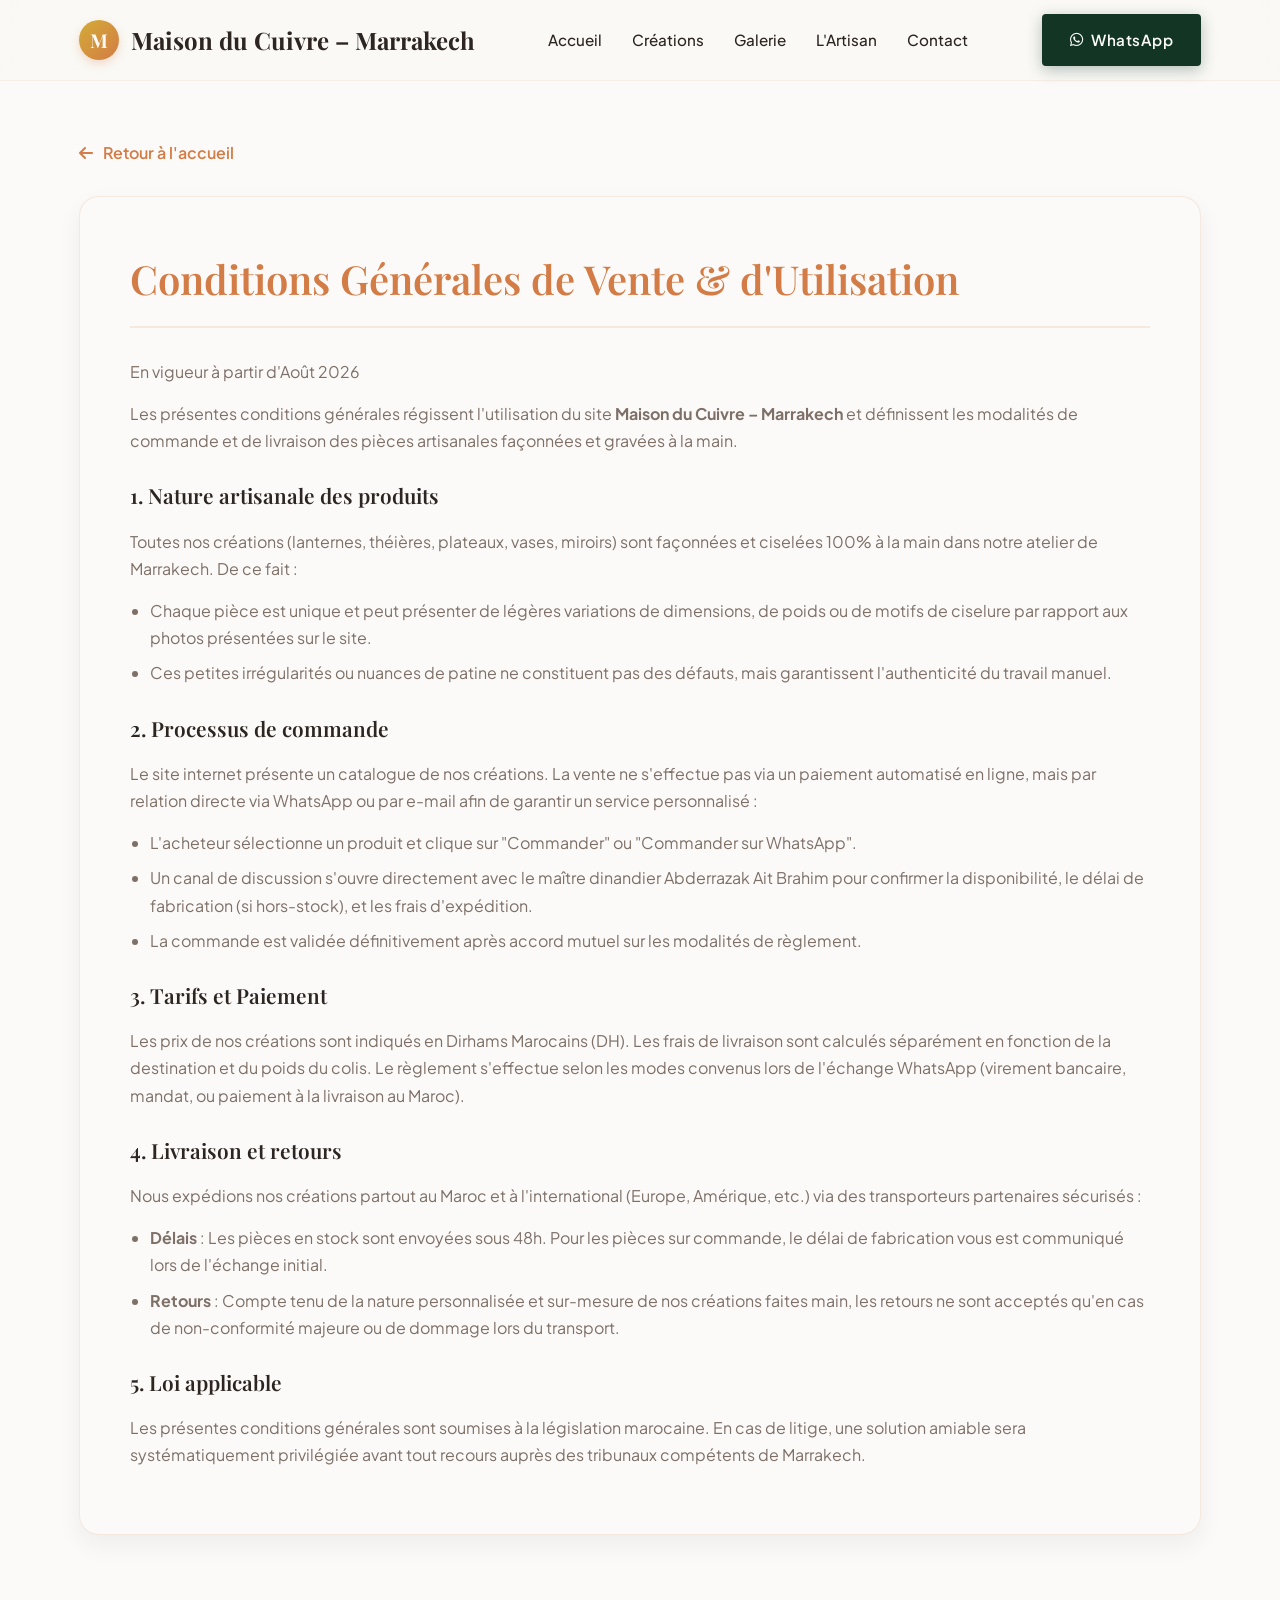
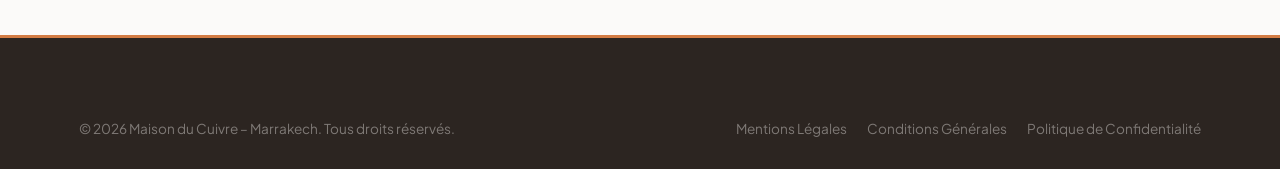
<file: conditions-generales.html>
<!DOCTYPE html>
<html lang="fr">
<head>
    <meta charset="UTF-8">
    <meta name="viewport" content="width=device-width, initial-scale=1.0">
    <title>Conditions Générales - Maison du Cuivre – Marrakech</title>
    <!-- Google Fonts -->
    <link rel="preconnect" href="https://fonts.googleapis.com">
    <link rel="preconnect" href="https://fonts.gstatic.com" crossorigin>
    <!-- FontAwesome -->
    <link rel="stylesheet" href="https://cdnjs.cloudflare.com/ajax/libs/font-awesome/6.4.0/css/all.min.css">
    <!-- Custom CSS -->
    <link rel="stylesheet" href="styles.css">
    <style>
        .legal-section {
            padding: 140px 0 100px 0;
            background-color: var(--bg-primary);
        }
        .legal-card {
            background-color: var(--bg-primary);
            border: 1px solid rgba(210, 125, 70, 0.15);
            border-radius: var(--border-radius-lg);
            padding: 50px;
            box-shadow: var(--shadow-md);
        }
        .legal-card h1 {
            font-size: 2.5rem;
            color: var(--color-copper);
            margin-bottom: 30px;
            font-family: var(--font-heading);
            border-bottom: 2px solid var(--color-copper-alpha);
            padding-bottom: 15px;
        }
        .legal-card h3 {
            font-size: 1.3rem;
            color: var(--text-main);
            margin: 25px 0 15px 0;
            font-family: var(--font-heading);
        }
        .legal-card p, .legal-card ul {
            color: var(--text-muted);
            font-size: 1rem;
            margin-bottom: 15px;
            line-height: 1.7;
        }
        .legal-card ul {
            padding-left: 20px;
        }
        .legal-card li {
            margin-bottom: 8px;
        }
        .back-home {
            display: inline-flex;
            align-items: center;
            gap: 10px;
            color: var(--color-copper);
            font-weight: 600;
            margin-bottom: 30px;
            transition: var(--transition-fast);
        }
        .back-home:hover {
            color: var(--color-copper-dark);
            transform: translateX(-5px);
        }
    </style>
</head>
<body class="bg-textured">

    <!-- HEADER / NAVIGATION -->
    <header>
        <div class="container header-container">
            <a href="index.html" class="logo">
                <div class="logo-icon">M</div>
                <span>Maison du Cuivre – Marrakech</span>
            </a>
            <nav>
                <ul class="nav-links">
                    <li><a href="index.html#accueil">Accueil</a></li>
                    <li><a href="index.html#produits">Créations</a></li>
                    <li><a href="index.html#galerie">Galerie</a></li>
                    <li><a href="index.html#a-propos">L'Artisan</a></li>
                    <li><a href="index.html#contact">Contact</a></li>
                </ul>
            </nav>
            <div class="nav-actions">
                <a href="https://wa.me/212670190161" target="_blank" class="btn btn-green btn-sm">
                    <i class="fa-brands fa-whatsapp"></i> WhatsApp
                </a>
            </div>
        </div>
    </header>

    <!-- LEGAL CONTENT -->
    <section class="legal-section">
        <div class="container">
            <a href="index.html" class="back-home"><i class="fa-solid fa-arrow-left"></i> Retour à l'accueil</a>
            
            <div class="legal-card">
                <h1>Conditions Générales de Vente & d'Utilisation</h1>
                <p>En vigueur à partir d'Août 2026</p>
                <p>
                    Les présentes conditions générales régissent l'utilisation du site <strong>Maison du Cuivre – Marrakech</strong> et définissent les modalités de commande et de livraison des pièces artisanales façonnées et gravées à la main.
                </p>

                <h3>1. Nature artisanale des produits</h3>
                <p>
                    Toutes nos créations (lanternes, théières, plateaux, vases, miroirs) sont façonnées et ciselées 100% à la main dans notre atelier de Marrakech. De ce fait :
                </p>
                <ul>
                    <li>Chaque pièce est unique et peut présenter de légères variations de dimensions, de poids ou de motifs de ciselure par rapport aux photos présentées sur le site.</li>
                    <li>Ces petites irrégularités ou nuances de patine ne constituent pas des défauts, mais garantissent l'authenticité du travail manuel.</li>
                </ul>

                <h3>2. Processus de commande</h3>
                <p>
                    Le site internet présente un catalogue de nos créations. La vente ne s'effectue pas via un paiement automatisé en ligne, mais par relation directe via WhatsApp ou par e-mail afin de garantir un service personnalisé :
                </p>
                <ul>
                    <li>L'acheteur sélectionne un produit et clique sur "Commander" ou "Commander sur WhatsApp".</li>
                    <li>Un canal de discussion s'ouvre directement avec le maître dinandier Abderrazak Ait Brahim pour confirmer la disponibilité, le délai de fabrication (si hors-stock), et les frais d'expédition.</li>
                    <li>La commande est validée définitivement après accord mutuel sur les modalités de règlement.</li>
                </ul>

                <h3>3. Tarifs et Paiement</h3>
                <p>
                    Les prix de nos créations sont indiqués en Dirhams Marocains (DH). Les frais de livraison sont calculés séparément en fonction de la destination et du poids du colis. Le règlement s'effectue selon les modes convenus lors de l'échange WhatsApp (virement bancaire, mandat, ou paiement à la livraison au Maroc).
                </p>

                <h3>4. Livraison et retours</h3>
                <p>
                    Nous expédions nos créations partout au Maroc et à l'international (Europe, Amérique, etc.) via des transporteurs partenaires sécurisés :
                </p>
                <ul>
                    <li><strong>Délais</strong> : Les pièces en stock sont envoyées sous 48h. Pour les pièces sur commande, le délai de fabrication vous est communiqué lors de l'échange initial.</li>
                    <li><strong>Retours</strong> : Compte tenu de la nature personnalisée et sur-mesure de nos créations faites main, les retours ne sont acceptés qu'en cas de non-conformité majeure ou de dommage lors du transport.</li>
                </ul>

                <h3>5. Loi applicable</h3>
                <p>
                    Les présentes conditions générales sont soumises à la législation marocaine. En cas de litige, une solution amiable sera systématiquement privilégiée avant tout recours auprès des tribunaux compétents de Marrakech.
                </p>
            </div>
        </div>
    </section>

    <!-- FOOTER -->
    <footer>
        <div class="container footer-bottom" style="border-top: none; padding-top: 0;">
            <p>&copy; 2026 Maison du Cuivre – Marrakech. Tous droits réservés.</p>
            <div class="footer-bottom-links">
                <a href="mentions-legales.html">Mentions Légales</a>
                <a href="conditions-generales.html">Conditions Générales</a>
                <a href="politique-confidentialite.html">Politique de Confidentialité</a>
            </div>
        </div>
    </footer>

</body>
</html>
</file>
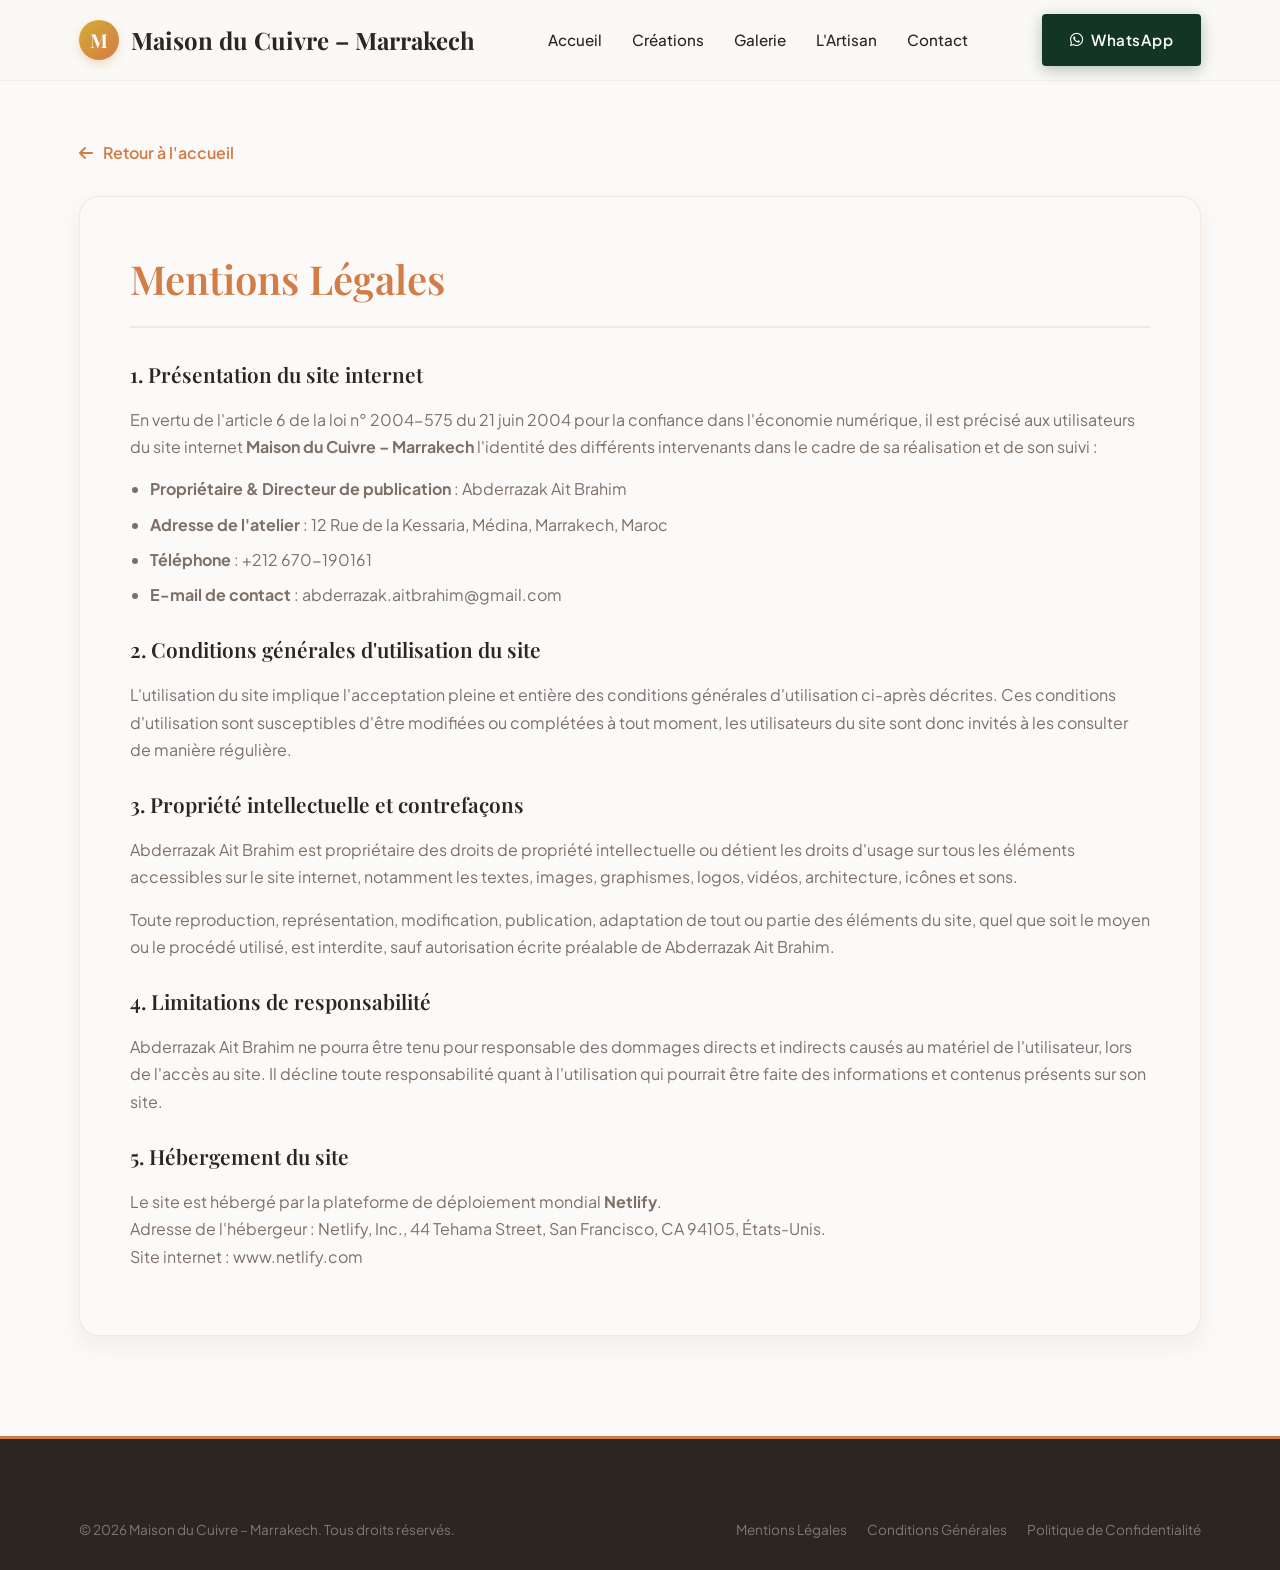
<file: mentions-legales.html>
<!DOCTYPE html>
<html lang="fr">
<head>
    <meta charset="UTF-8">
    <meta name="viewport" content="width=device-width, initial-scale=1.0">
    <title>Mentions Légales - Maison du Cuivre – Marrakech</title>
    <!-- Google Fonts -->
    <link rel="preconnect" href="https://fonts.googleapis.com">
    <link rel="preconnect" href="https://fonts.gstatic.com" crossorigin>
    <!-- FontAwesome -->
    <link rel="stylesheet" href="https://cdnjs.cloudflare.com/ajax/libs/font-awesome/6.4.0/css/all.min.css">
    <!-- Custom CSS -->
    <link rel="stylesheet" href="styles.css">
    <style>
        .legal-section {
            padding: 140px 0 100px 0;
            background-color: var(--bg-primary);
        }
        .legal-card {
            background-color: var(--bg-primary);
            border: 1px solid rgba(210, 125, 70, 0.15);
            border-radius: var(--border-radius-lg);
            padding: 50px;
            box-shadow: var(--shadow-md);
        }
        .legal-card h1 {
            font-size: 2.5rem;
            color: var(--color-copper);
            margin-bottom: 30px;
            font-family: var(--font-heading);
            border-bottom: 2px solid var(--color-copper-alpha);
            padding-bottom: 15px;
        }
        .legal-card h3 {
            font-size: 1.3rem;
            color: var(--text-main);
            margin: 25px 0 15px 0;
            font-family: var(--font-heading);
        }
        .legal-card p, .legal-card ul {
            color: var(--text-muted);
            font-size: 1rem;
            margin-bottom: 15px;
            line-height: 1.7;
        }
        .legal-card ul {
            padding-left: 20px;
        }
        .legal-card li {
            margin-bottom: 8px;
        }
        .back-home {
            display: inline-flex;
            align-items: center;
            gap: 10px;
            color: var(--color-copper);
            font-weight: 600;
            margin-bottom: 30px;
            transition: var(--transition-fast);
        }
        .back-home:hover {
            color: var(--color-copper-dark);
            transform: translateX(-5px);
        }
    </style>
</head>
<body class="bg-textured">

    <!-- HEADER / NAVIGATION -->
    <header>
        <div class="container header-container">
            <a href="index.html" class="logo">
                <div class="logo-icon">M</div>
                <span>Maison du Cuivre – Marrakech</span>
            </a>
            <nav>
                <ul class="nav-links">
                    <li><a href="index.html#accueil">Accueil</a></li>
                    <li><a href="index.html#produits">Créations</a></li>
                    <li><a href="index.html#galerie">Galerie</a></li>
                    <li><a href="index.html#a-propos">L'Artisan</a></li>
                    <li><a href="index.html#contact">Contact</a></li>
                </ul>
            </nav>
            <div class="nav-actions">
                <a href="https://wa.me/212670190161" target="_blank" class="btn btn-green btn-sm">
                    <i class="fa-brands fa-whatsapp"></i> WhatsApp
                </a>
            </div>
        </div>
    </header>

    <!-- LEGAL CONTENT -->
    <section class="legal-section">
        <div class="container">
            <a href="index.html" class="back-home"><i class="fa-solid fa-arrow-left"></i> Retour à l'accueil</a>
            
            <div class="legal-card">
                <h1>Mentions Légales</h1>
                
                <h3>1. Présentation du site internet</h3>
                <p>
                    En vertu de l'article 6 de la loi n° 2004-575 du 21 juin 2004 pour la confiance dans l'économie numérique, il est précisé aux utilisateurs du site internet <strong>Maison du Cuivre – Marrakech</strong> l'identité des différents intervenants dans le cadre de sa réalisation et de son suivi :
                </p>
                <ul>
                    <li><strong>Propriétaire & Directeur de publication</strong> : Abderrazak Ait Brahim</li>
                    <li><strong>Adresse de l'atelier</strong> : 12 Rue de la Kessaria, Médina, Marrakech, Maroc</li>
                    <li><strong>Téléphone</strong> : +212 670-190161</li>
                    <li><strong>E-mail de contact</strong> : abderrazak.aitbrahim@gmail.com</li>
                </ul>

                <h3>2. Conditions générales d'utilisation du site</h3>
                <p>
                    L'utilisation du site implique l'acceptation pleine et entière des conditions générales d'utilisation ci-après décrites. Ces conditions d'utilisation sont susceptibles d'être modifiées ou complétées à tout moment, les utilisateurs du site sont donc invités à les consulter de manière régulière.
                </p>

                <h3>3. Propriété intellectuelle et contrefaçons</h3>
                <p>
                    Abderrazak Ait Brahim est propriétaire des droits de propriété intellectuelle ou détient les droits d'usage sur tous les éléments accessibles sur le site internet, notamment les textes, images, graphismes, logos, vidéos, architecture, icônes et sons.
                </p>
                <p>
                    Toute reproduction, représentation, modification, publication, adaptation de tout ou partie des éléments du site, quel que soit le moyen ou le procédé utilisé, est interdite, sauf autorisation écrite préalable de Abderrazak Ait Brahim.
                </p>

                <h3>4. Limitations de responsabilité</h3>
                <p>
                    Abderrazak Ait Brahim ne pourra être tenu pour responsable des dommages directs et indirects causés au matériel de l'utilisateur, lors de l'accès au site. Il décline toute responsabilité quant à l'utilisation qui pourrait être faite des informations et contenus présents sur son site.
                </p>

                <h3>5. Hébergement du site</h3>
                <p>
                    Le site est hébergé par la plateforme de déploiement mondial <strong>Netlify</strong>.<br>
                    Adresse de l'hébergeur : Netlify, Inc., 44 Tehama Street, San Francisco, CA 94105, États-Unis.<br>
                    Site internet : www.netlify.com
                </p>
            </div>
        </div>
    </section>

    <!-- FOOTER -->
    <footer>
        <div class="container footer-bottom" style="border-top: none; padding-top: 0;">
            <p>&copy; 2026 Maison du Cuivre – Marrakech. Tous droits réservés.</p>
            <div class="footer-bottom-links">
                <a href="mentions-legales.html">Mentions Légales</a>
                <a href="conditions-generales.html">Conditions Générales</a>
                <a href="politique-confidentialite.html">Politique de Confidentialité</a>
            </div>
        </div>
    </footer>

</body>
</html>
</file>
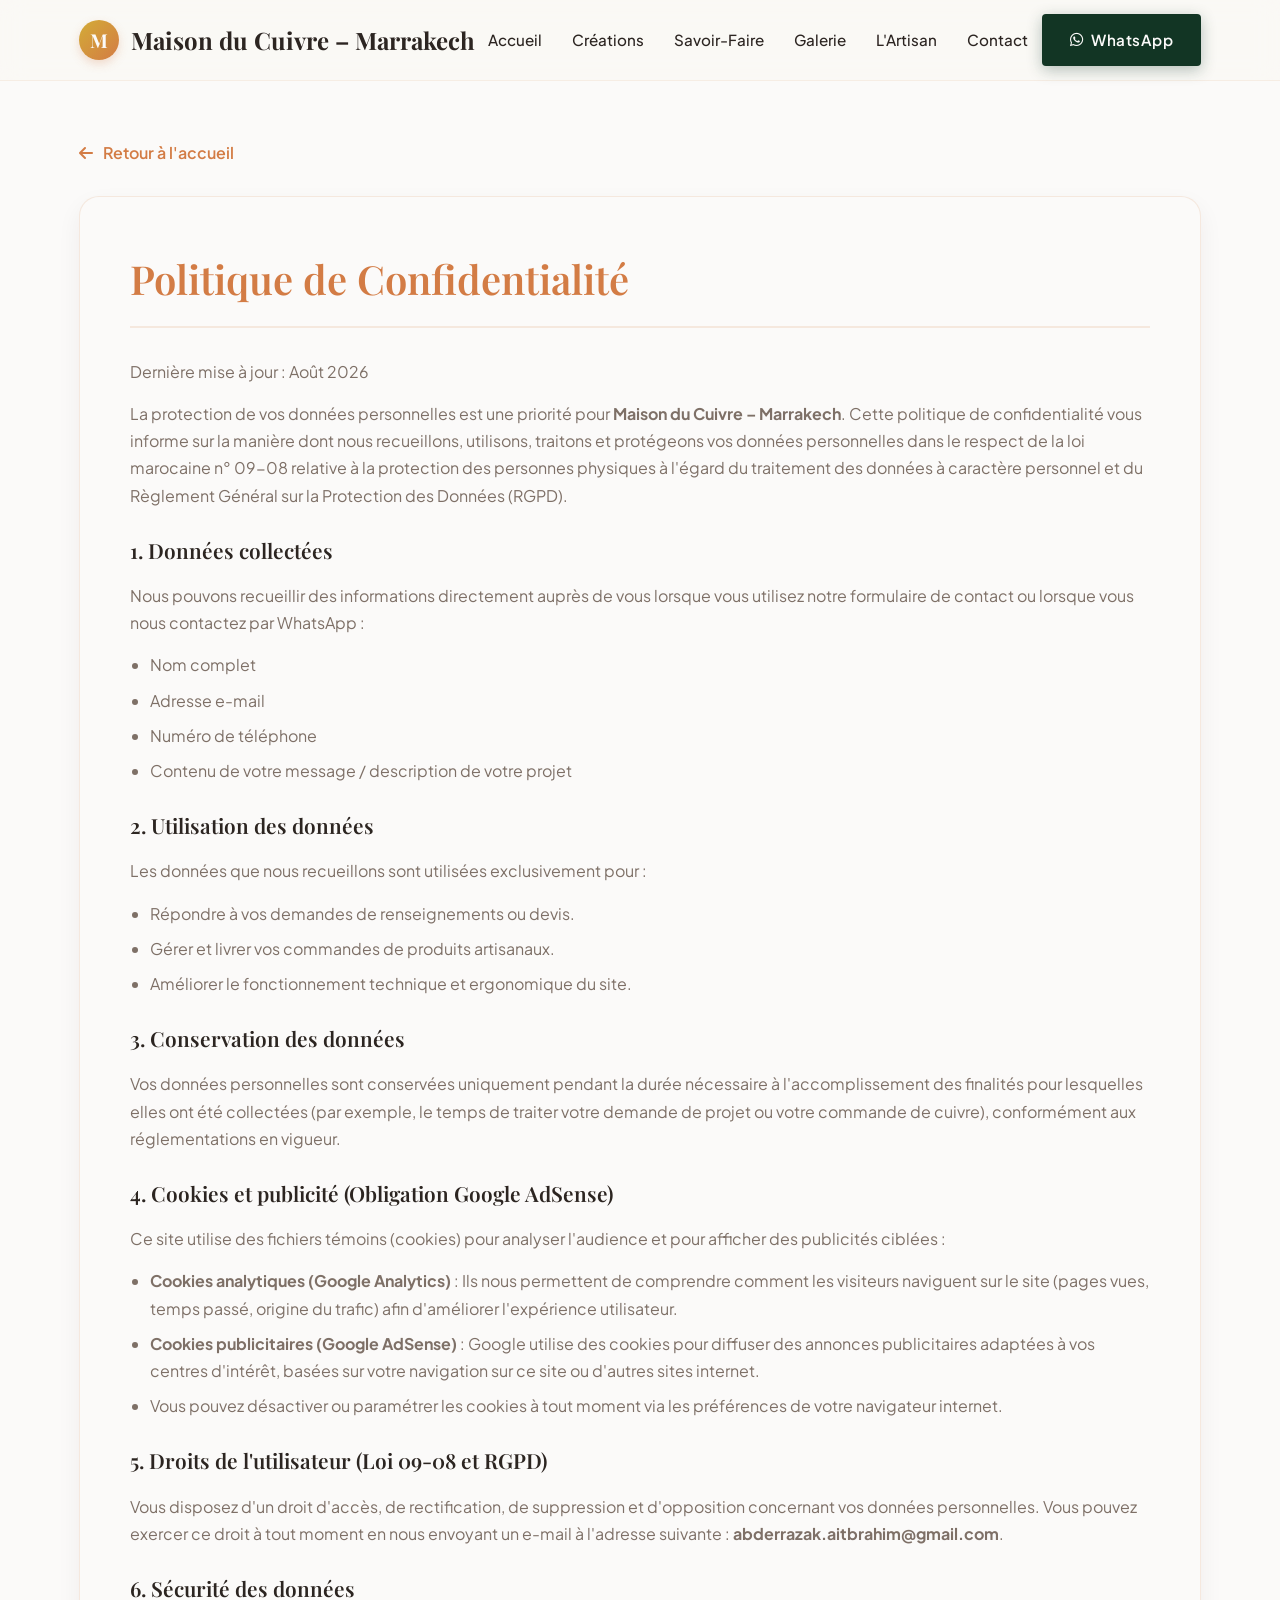
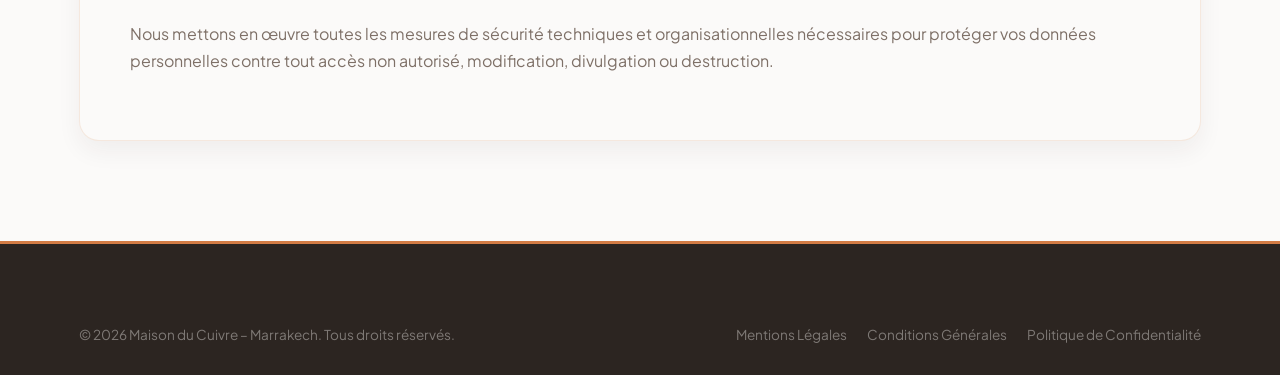
<file: politique-confidentialite.html>
<!DOCTYPE html>
<html lang="fr">

<head>
    <meta charset="UTF-8">
    <meta name="viewport" content="width=device-width, initial-scale=1.0">
    <title>Politique de Confidentialité - Maison du Cuivre – Marrakech</title>
    <!-- Google Fonts -->
    <link rel="preconnect" href="https://fonts.googleapis.com">
    <link rel="preconnect" href="https://fonts.gstatic.com" crossorigin>
    <!-- FontAwesome -->
    <link rel="stylesheet" href="https://cdnjs.cloudflare.com/ajax/libs/font-awesome/6.4.0/css/all.min.css">
    <!-- Custom CSS -->
    <link rel="stylesheet" href="styles.css">
    <style>
        .legal-section {
            padding: 140px 0 100px 0;
            background-color: var(--bg-primary);
        }

        .legal-card {
            background-color: var(--bg-primary);
            border: 1px solid rgba(210, 125, 70, 0.15);
            border-radius: var(--border-radius-lg);
            padding: 50px;
            box-shadow: var(--shadow-md);
        }

        .legal-card h1 {
            font-size: 2.5rem;
            color: var(--color-copper);
            margin-bottom: 30px;
            font-family: var(--font-heading);
            border-bottom: 2px solid var(--color-copper-alpha);
            padding-bottom: 15px;
        }

        .legal-card h3 {
            font-size: 1.3rem;
            color: var(--text-main);
            margin: 25px 0 15px 0;
            font-family: var(--font-heading);
        }

        .legal-card p,
        .legal-card ul {
            color: var(--text-muted);
            font-size: 1rem;
            margin-bottom: 15px;
            line-height: 1.7;
        }

        .legal-card ul {
            padding-left: 20px;
        }

        .legal-card li {
            margin-bottom: 8px;
        }

        .back-home {
            display: inline-flex;
            align-items: center;
            gap: 10px;
            color: var(--color-copper);
            font-weight: 600;
            margin-bottom: 30px;
            transition: var(--transition-fast);
        }

        .back-home:hover {
            color: var(--color-copper-dark);
            transform: translateX(-5px);
        }
    </style>
</head>

<body class="bg-textured">

    <!-- HEADER / NAVIGATION -->
    <header>
        <div class="container header-container">
            <a href="index.html" class="logo">
                <div class="logo-icon">M</div>
                <span>Maison du Cuivre – Marrakech</span>
            </a>
            <nav>
                <ul class="nav-links">
                    <li><a href="index.html#accueil">Accueil</a></li>
                    <li><a href="index.html#produits">Créations</a></li>
                    <li><a href="index.html#savoir-faire">Savoir-Faire</a></li>
                    <li><a href="index.html#galerie">Galerie</a></li>
                    <li><a href="index.html#a-propos">L'Artisan</a></li>
                    <li><a href="index.html#contact">Contact</a></li>
                </ul>
            </nav>
            <div class="nav-actions">
                <a href="https://wa.me/212670190161" target="_blank" class="btn btn-green btn-sm">
                    <i class="fa-brands fa-whatsapp"></i> WhatsApp
                </a>
            </div>
        </div>
    </header>

    <!-- LEGAL CONTENT -->
    <section class="legal-section">
        <div class="container">
            <a href="index.html" class="back-home"><i class="fa-solid fa-arrow-left"></i> Retour à l'accueil</a>

            <div class="legal-card">
                <h1>Politique de Confidentialité</h1>
                <p>Dernière mise à jour : Août 2026</p>
                <p>
                    La protection de vos données personnelles est une priorité pour <strong>Maison du Cuivre –
                        Marrakech</strong>. Cette politique de confidentialité vous informe sur la manière dont nous
                    recueillons, utilisons, traitons et protégeons vos données personnelles dans le respect de la loi
                    marocaine n° 09-08 relative à la protection des personnes physiques à l'égard du traitement des
                    données à caractère personnel et du Règlement Général sur la Protection des Données (RGPD).
                </p>

                <h3>1. Données collectées</h3>
                <p>Nous pouvons recueillir des informations directement auprès de vous lorsque vous utilisez notre
                    formulaire de contact ou lorsque vous nous contactez par WhatsApp :</p>
                <ul>
                    <li>Nom complet</li>
                    <li>Adresse e-mail</li>
                    <li>Numéro de téléphone</li>
                    <li>Contenu de votre message / description de votre projet</li>
                </ul>

                <h3>2. Utilisation des données</h3>
                <p>Les données que nous recueillons sont utilisées exclusivement pour :</p>
                <ul>
                    <li>Répondre à vos demandes de renseignements ou devis.</li>
                    <li>Gérer et livrer vos commandes de produits artisanaux.</li>
                    <li>Améliorer le fonctionnement technique et ergonomique du site.</li>
                </ul>

                <h3>3. Conservation des données</h3>
                <p>
                    Vos données personnelles sont conservées uniquement pendant la durée nécessaire à l'accomplissement
                    des finalités pour lesquelles elles ont été collectées (par exemple, le temps de traiter votre
                    demande de projet ou votre commande de cuivre), conformément aux réglementations en vigueur.
                </p>

                <h3>4. Cookies et publicité (Obligation Google AdSense)</h3>
                <p>
                    Ce site utilise des fichiers témoins (cookies) pour analyser l'audience et pour afficher des
                    publicités ciblées :
                </p>
                <ul>
                    <li><strong>Cookies analytiques (Google Analytics)</strong> : Ils nous permettent de comprendre
                        comment les visiteurs naviguent sur le site (pages vues, temps passé, origine du trafic) afin
                        d'améliorer l'expérience utilisateur.</li>
                    <li><strong>Cookies publicitaires (Google AdSense)</strong> : Google utilise des cookies pour
                        diffuser des annonces publicitaires adaptées à vos centres d'intérêt, basées sur votre
                        navigation sur ce site ou d'autres sites internet.</li>
                    <li>Vous pouvez désactiver ou paramétrer les cookies à tout moment via les préférences de votre
                        navigateur internet.</li>
                </ul>

                <h3>5. Droits de l'utilisateur (Loi 09-08 et RGPD)</h3>
                <p>
                    Vous disposez d'un droit d'accès, de rectification, de suppression et d'opposition concernant vos
                    données personnelles. Vous pouvez exercer ce droit à tout moment en nous envoyant un e-mail à
                    l'adresse suivante : <strong>abderrazak.aitbrahim@gmail.com</strong>.
                </p>

                <h3>6. Sécurité des données</h3>
                <p>
                    Nous mettons en œuvre toutes les mesures de sécurité techniques et organisationnelles nécessaires
                    pour protéger vos données personnelles contre tout accès non autorisé, modification, divulgation ou
                    destruction.
                </p>
            </div>
        </div>
    </section>

    <!-- FOOTER -->
    <footer>
        <div class="container footer-bottom" style="border-top: none; padding-top: 0;">
            <p>&copy; 2026 Maison du Cuivre – Marrakech. Tous droits réservés.</p>
            <div class="footer-bottom-links">
                <a href="mentions-legales.html">Mentions Légales</a>
                <a href="conditions-generales.html">Conditions Générales</a>
                <a href="politique-confidentialite.html">Politique de Confidentialité</a>
            </div>
        </div>
    </footer>

</body>

</html>
</file>
<file: styles.css>
/* ==========================================================================
   DESIGN SYSTEM & VARIABLES
   ========================================================================== */
@import url('https://fonts.googleapis.com/css2?family=Plus+Jakarta+Sans:wght@300;400;500;600;700&family=Playfair+Display:ital,wght@0,400;0,500;0,600;0,700;1,400&display=swap');

:root {
    /* Colors */
    --bg-primary: hsl(38, 20%, 98%);      /* Off-white / Blanc cassé */
    --bg-secondary: hsl(38, 15%, 95%);    /* Warm sand / Sable chaud */
    --color-copper: hsl(23, 62%, 55%);    /* Main copper / Cuivre */
    --color-copper-dark: hsl(23, 62%, 40%);
    --color-copper-light: hsl(23, 62%, 75%);
    --color-copper-alpha: rgba(210, 125, 70, 0.15);
    --color-gold: hsl(45, 64%, 52%);      /* Moroccan Gold / Or */
    --color-gold-dark: hsl(45, 64%, 40%);
    --color-green: hsl(150, 49%, 14%);    /* Deep green / Vert profond */
    --color-green-light: hsl(150, 49%, 25%);
    --text-main: hsl(24, 15%, 15%);       /* Dark charcoal brown / Brun sombre */
    --text-muted: hsl(24, 10%, 45%);      /* Subdued brown / Muted text */
    --text-light: hsl(38, 20%, 98%);
    
    /* Layout & Shadows */
    --font-heading: 'Playfair Display', Georgia, serif;
    --font-body: 'Plus Jakarta Sans', sans-serif;
    --shadow-sm: 0 4px 6px rgba(44, 37, 32, 0.03);
    --shadow-md: 0 10px 25px rgba(44, 37, 32, 0.06);
    --shadow-lg: 0 20px 40px rgba(44, 37, 32, 0.1);
    --border-radius-sm: 4px;
    --border-radius-md: 10px;
    --border-radius-lg: 20px;
    --transition-smooth: 0.4s cubic-bezier(0.25, 1, 0.5, 1);
    --transition-fast: 0.2s ease;
    
    /* SVG Moroccan pattern background (Tileable) */
    --moroccan-pattern: url("data:image/svg+xml,%3Csvg width='80' height='80' viewBox='0 0 80 80' xmlns='http://www.w3.org/2000/svg'%3E%3Cpath d='M40 0l40 40-40 40L0 40zM40 10l30 30-30 30-30-30zm0 10l20 20-20 20-20-20zm0 10l10 10-10 10-10-10z' fill='%23d27d46' fill-opacity='0.02' fill-rule='evenodd'/%3E%3C/svg%3E");
}

/* ==========================================================================
   BASE STYLES & RESET
   ========================================================================== */
* {
    box-sizing: border-box;
    margin: 0;
    padding: 0;
}

html {
    scroll-behavior: smooth;
    font-size: 16px;
}

body {
    font-family: var(--font-body);
    background-color: var(--bg-primary);
    color: var(--text-main);
    line-height: 1.6;
    overflow-x: hidden;
}

/* Moroccan background texture layer on body or main wrappers */
.bg-textured {
    background-image: var(--moroccan-pattern);
    background-repeat: repeat;
}

h1, h2, h3, h4, h5, h6 {
    font-family: var(--font-heading);
    color: var(--text-main);
    font-weight: 600;
}

a {
    text-decoration: none;
    color: inherit;
    transition: var(--transition-fast);
}

img {
    max-width: 100%;
    height: auto;
    display: block;
}

input, textarea, select, button {
    font-family: inherit;
}

/* Container */
.container {
    width: 90%;
    max-width: 1200px;
    margin: 0 auto;
    padding: 0 15px;
}

/* Section Common Styles */
section {
    padding: 100px 0;
    position: relative;
}

.section-header {
    text-align: center;
    margin-bottom: 60px;
}

.section-header h2 {
    font-size: 2.5rem;
    position: relative;
    display: inline-block;
    padding-bottom: 15px;
    margin-bottom: 15px;
}

.section-header h2::after {
    content: '';
    position: absolute;
    bottom: 0;
    left: 50%;
    transform: translateX(-50%);
    width: 60px;
    height: 3px;
    background-color: var(--color-copper);
}

.section-header p {
    color: var(--text-muted);
    font-size: 1.1rem;
    max-width: 600px;
    margin: 0 auto;
}

/* Custom Scrollbar */
::-webkit-scrollbar {
    width: 10px;
}

::-webkit-scrollbar-track {
    background: var(--bg-primary);
}

::-webkit-scrollbar-thumb {
    background: var(--color-copper-light);
    border-radius: 5px;
}

::-webkit-scrollbar-thumb:hover {
    background: var(--color-copper);
}

/* Buttons */
.btn {
    display: inline-flex;
    align-items: center;
    justify-content: center;
    padding: 14px 28px;
    font-weight: 600;
    font-size: 0.95rem;
    border-radius: var(--border-radius-sm);
    cursor: pointer;
    transition: var(--transition-smooth);
    border: none;
    letter-spacing: 0.5px;
    gap: 8px;
}

.btn-primary {
    background-color: var(--color-copper);
    color: var(--text-light);
    box-shadow: 0 4px 15px rgba(210, 125, 70, 0.3);
}

.btn-primary:hover {
    background-color: var(--color-copper-dark);
    transform: translateY(-2px);
    box-shadow: 0 6px 20px rgba(210, 125, 70, 0.4);
}

.btn-secondary {
    background-color: transparent;
    color: var(--text-main);
    border: 2px solid var(--color-copper);
}

.btn-secondary:hover {
    background-color: var(--color-copper);
    color: var(--text-light);
    transform: translateY(-2px);
}

.btn-green {
    background-color: var(--color-green);
    color: var(--text-light);
    box-shadow: 0 4px 15px rgba(18, 53, 36, 0.3);
}

.btn-green:hover {
    background-color: var(--color-green-light);
    transform: translateY(-2px);
}

.btn-link {
    background: none;
    border: none;
    color: var(--color-copper);
    padding: 0;
    font-weight: 600;
    position: relative;
}

.btn-link::after {
    content: '';
    position: absolute;
    width: 100%;
    transform: scaleX(0);
    height: 2px;
    bottom: -2px;
    left: 0;
    background-color: var(--color-copper);
    transform-origin: bottom right;
    transition: transform 0.25s ease-out;
}

.btn-link:hover::after {
    transform: scaleX(1);
    transform-origin: bottom left;
}

/* ==========================================================================
   HEADER & NAVIGATION
   ========================================================================== */
header {
    position: fixed;
    top: 0;
    left: 0;
    width: 100%;
    z-index: 1000;
    background-color: rgba(250, 248, 245, 0.85);
    backdrop-filter: blur(12px);
    -webkit-backdrop-filter: blur(12px);
    border-bottom: 1px solid rgba(210, 125, 70, 0.1);
    transition: var(--transition-smooth);
}

header.scrolled {
    padding: 10px 0;
    box-shadow: var(--shadow-sm);
}

.header-container {
    display: flex;
    justify-content: space-between;
    align-items: center;
    height: 80px;
}

.logo {
    display: flex;
    align-items: center;
    gap: 12px;
    font-family: var(--font-heading);
    font-weight: 700;
    font-size: 1.5rem;
    color: var(--text-main);
}

.logo-icon {
    width: 40px;
    height: 40px;
    border-radius: 50%;
    background: linear-gradient(135deg, var(--color-gold), var(--color-copper));
    display: flex;
    align-items: center;
    justify-content: center;
    color: var(--text-light);
    font-size: 1.2rem;
    box-shadow: 0 4px 10px rgba(210, 125, 70, 0.25);
}

.nav-links {
    display: flex;
    gap: 30px;
    list-style: none;
}

.nav-links a {
    font-weight: 500;
    font-size: 0.95rem;
    padding: 8px 0;
    position: relative;
}

.nav-links a::after {
    content: '';
    position: absolute;
    bottom: 0;
    left: 0;
    width: 100%;
    height: 2px;
    background-color: var(--color-copper);
    transform: scaleX(0);
    transition: var(--transition-smooth);
    transform-origin: right;
}

.nav-links a:hover {
    color: var(--color-copper);
}

.nav-links a:hover::after {
    transform: scaleX(1);
    transform-origin: left;
}

.nav-actions {
    display: flex;
    align-items: center;
    gap: 20px;
}

/* Burger Menu Mobile */
.burger-menu {
    display: none;
    flex-direction: column;
    justify-content: center;
    align-items: center;
    gap: 5px;
    width: 36px;
    height: 36px;
    background: rgba(210, 125, 70, 0.1);
    border: 1px solid rgba(210, 125, 70, 0.3);
    border-radius: 8px;
    cursor: pointer;
    z-index: 1010;
    padding: 6px;
    transition: var(--transition-fast);
}

.burger-menu:hover {
    background: var(--color-copper);
}

.burger-menu span {
    width: 20px;
    height: 2px;
    background-color: var(--color-copper);
    display: block;
    border-radius: 2px;
    transition: var(--transition-smooth);
}

.burger-menu:hover span {
    background-color: var(--text-light);
}

/* Active Burger Animation */
.burger-menu.active span:nth-child(1) {
    transform: translateY(7px) rotate(45deg);
}

.burger-menu.active span:nth-child(2) {
    opacity: 0;
}

.burger-menu.active span:nth-child(3) {
    transform: translateY(-7px) rotate(-45deg);
}

/* ==========================================================================
   HERO SECTION
   ========================================================================== */
.hero {
    min-height: 100vh;
    display: flex;
    align-items: center;
    padding-top: 100px;
    background-color: var(--bg-primary);
}

.hero-grid {
    display: grid;
    grid-template-columns: 1.1fr 0.9fr;
    gap: 50px;
    align-items: center;
}

.hero-content {
    opacity: 0;
    transform: translateY(30px);
    animation: fadeInUp 1s forwards var(--transition-smooth);
}

.welcome-text {
    font-size: 1.15rem;
    font-weight: 600;
    color: var(--color-copper-light);
    margin-bottom: 8px;
    letter-spacing: 1px;
}

.hero-tagline {
    font-size: 0.85rem;
    text-transform: uppercase;
    letter-spacing: 3px;
    color: var(--color-copper);
    font-weight: 700;
    margin-bottom: 20px;
    display: inline-flex;
    align-items: center;
    gap: 10px;
}

.hero-tagline::after {
    content: '';
    width: 40px;
    height: 1px;
    background-color: var(--color-copper);
}

.hero-content h1 {
    font-size: 3.5rem;
    line-height: 1.15;
    margin-bottom: 25px;
    color: var(--text-main);
}

.hero-content h1 span {
    color: var(--color-copper);
    position: relative;
    display: inline-block;
}

.hero-content h1 span::after {
    content: '';
    position: absolute;
    bottom: 5px;
    left: 0;
    width: 100%;
    height: 8px;
    background-color: var(--color-copper-alpha);
    z-index: -1;
}

.hero-description {
    font-size: 1.15rem;
    color: var(--text-muted);
    margin-bottom: 40px;
    max-width: 550px;
}

.hero-buttons {
    display: flex;
    gap: 20px;
}

.hero-image-wrapper {
    position: relative;
    opacity: 0;
    transform: scale(0.95);
    animation: scaleUp 1.2s forwards var(--transition-smooth);
    animation-delay: 0.2s;
}

.hero-image-frame {
    position: relative;
    border-radius: var(--border-radius-lg);
    overflow: hidden;
    box-shadow: var(--shadow-lg);
    aspect-ratio: 4/5;
}

.hero-image-frame img {
    width: 100%;
    height: 100%;
    object-fit: cover;
    transition: transform 6s ease;
}

.hero-image-wrapper:hover .hero-image-frame img {
    transform: scale(1.08);
}

/* Decorative overlays */
.hero-deco-border {
    position: absolute;
    top: -20px;
    right: -20px;
    bottom: 20px;
    left: 20px;
    border: 2px solid var(--color-gold);
    border-radius: var(--border-radius-lg);
    z-index: -1;
    pointer-events: none;
    transition: var(--transition-smooth);
}

.hero-image-wrapper:hover .hero-deco-border {
    transform: translate(10px, -10px);
}

.hero-experience-badge {
    position: absolute;
    bottom: 30px;
    left: -30px;
    background-color: var(--text-main);
    color: var(--text-light);
    padding: 20px;
    border-radius: var(--border-radius-md);
    box-shadow: var(--shadow-lg);
    display: flex;
    flex-direction: column;
    align-items: center;
    border-left: 4px solid var(--color-copper);
    z-index: 10;
}

.hero-experience-number {
    font-family: var(--font-heading);
    font-size: 2.2rem;
    font-weight: 700;
    color: var(--color-gold);
    line-height: 1;
}

.hero-experience-text {
    font-size: 0.75rem;
    text-transform: uppercase;
    letter-spacing: 1px;
    margin-top: 5px;
    text-align: center;
}

/* ==========================================================================
   PRODUCTS SECTION
   ========================================================================== */

/* --- Search Bar --- */
.products-search-wrapper {
    display: flex;
    justify-content: center;
    margin-bottom: 30px;
}

.products-search {
    position: relative;
    display: flex;
    align-items: center;
    width: 100%;
    max-width: 520px;
    background: #fff;
    border: 2px solid var(--color-copper, #b87333);
    border-radius: 50px;
    padding: 0 20px;
    box-shadow: 0 4px 18px rgba(184,115,51,0.13);
    transition: box-shadow 0.3s, border-color 0.3s;
}

.products-search:focus-within {
    box-shadow: 0 6px 24px rgba(184,115,51,0.25);
    border-color: var(--color-gold, #d4a853);
}

.products-search > .fa-magnifying-glass {
    color: var(--color-copper, #b87333);
    font-size: 1rem;
    margin-right: 10px;
    flex-shrink: 0;
}

#products-search-input {
    flex: 1;
    border: none;
    outline: none;
    background: transparent;
    font-size: 0.95rem;
    color: #333;
    padding: 14px 0;
    font-family: inherit;
}

#products-search-input::placeholder {
    color: #aaa;
}

.search-clear-btn {
    display: none;
    background: none;
    border: none;
    cursor: pointer;
    color: #aaa;
    font-size: 1rem;
    padding: 4px 6px;
    border-radius: 50%;
    transition: color 0.2s, background 0.2s;
    flex-shrink: 0;
}

.search-clear-btn:hover {
    color: var(--color-copper, #b87333);
    background: rgba(184,115,51,0.08);
}

.search-clear-btn.visible {
    display: flex;
    align-items: center;
    justify-content: center;
}

.search-no-results {
    text-align: center;
    padding: 60px 20px;
    color: #888;
    font-size: 1.1rem;
}

.search-no-results i {
    display: block;
    font-size: 3rem;
    color: var(--color-copper, #b87333);
    margin-bottom: 15px;
    opacity: 0.5;
}

/* --- End Search Bar --- */

.products-filter {
    display: flex;
    justify-content: center;
    gap: 15px;
    margin-bottom: 50px;
    flex-wrap: wrap;
}

.filter-btn {
    background-color: transparent;
    border: 1px solid rgba(44, 37, 32, 0.15);
    padding: 10px 24px;
    font-size: 0.9rem;
    font-weight: 500;
    border-radius: 30px;
    cursor: pointer;
    transition: var(--transition-smooth);
    display: inline-flex;
    align-items: center;
    gap: 8px;
}

.filter-btn i {
    font-size: 0.85rem;
}

.filter-btn.active, .filter-btn:hover {
    background-color: var(--color-copper);
    border-color: var(--color-copper);
    color: var(--text-light);
    box-shadow: 0 4px 10px rgba(210, 125, 70, 0.2);
}

.filter-count {
    display: inline-flex;
    align-items: center;
    justify-content: center;
    background-color: rgba(210, 125, 70, 0.12);
    color: var(--color-copper-dark);
    font-size: 0.75rem;
    font-weight: 700;
    padding: 2px 8px;
    border-radius: 12px;
    margin-left: 4px;
    transition: var(--transition-fast);
}

.filter-btn.active .filter-count,
.filter-btn:hover .filter-count {
    background-color: rgba(255, 255, 255, 0.28);
    color: var(--text-light);
}

.products-scroll-wrapper {
    position: relative;
    width: 100%;
}

/* Category Blocks & Horizontal Scroll Tracks */
.category-block {
    margin-bottom: 55px;
    position: relative;
}

.category-header {
    display: flex;
    justify-content: space-between;
    align-items: center;
    margin-bottom: 18px;
    padding-bottom: 12px;
    border-bottom: 2px solid rgba(210, 125, 70, 0.15);
}

.category-header h3 {
    font-size: 1.4rem;
    color: var(--text-main);
    display: flex;
    align-items: center;
    gap: 10px;
    font-weight: 600;
}

.category-header h3 i {
    color: var(--color-copper);
    font-size: 1.2rem;
}

.category-count {
    font-size: 0.85rem;
    font-weight: 600;
    color: var(--color-copper-dark);
    background-color: rgba(210, 125, 70, 0.08);
    padding: 4px 14px;
    border-radius: 20px;
    border: 1px solid rgba(210, 125, 70, 0.2);
}

.horizontal-track {
    display: flex !important;
    overflow-x: auto !important;
    scroll-snap-type: x mandatory;
    -webkit-overflow-scrolling: touch;
    gap: 20px;
    padding: 10px 5px 25px 5px;
    scroll-behavior: smooth;
}

.horizontal-track::-webkit-scrollbar {
    height: 6px;
}

.horizontal-track::-webkit-scrollbar-track {
    background: rgba(210, 125, 70, 0.08);
    border-radius: 10px;
}

.horizontal-track::-webkit-scrollbar-thumb {
    background: var(--color-copper);
    border-radius: 10px;
}

.horizontal-track .product-card {
    flex: 0 0 280px;
    min-width: 280px;
    scroll-snap-align: start;
}

.products-scroll-btn {
    display: flex;
    position: absolute;
    top: 50%;
    transform: translateY(-50%);
    width: 44px;
    height: 44px;
    border-radius: 50%;
    background-color: rgba(250, 248, 245, 0.95);
    border: 1px solid rgba(210, 125, 70, 0.3);
    color: var(--color-copper);
    font-size: 1.1rem;
    cursor: pointer;
    z-index: 20;
    box-shadow: 0 4px 15px rgba(0, 0, 0, 0.12);
    transition: var(--transition-smooth);
    align-items: center;
    justify-content: center;
}

.products-scroll-btn:hover {
    background-color: var(--color-copper);
    color: var(--text-light);
    transform: translateY(-50%) scale(1.1);
}

.products-scroll-btn.prev {
    left: -15px;
}

.products-scroll-btn.next {
    right: -15px;
}

.mobile-scroll-hint {
    display: none;
}

/* Nav backdrop overlay */
.nav-overlay {
    position: fixed;
    top: 0;
    left: 0;
    width: 100vw;
    height: 100vh;
    background-color: rgba(24, 18, 14, 0.5);
    backdrop-filter: blur(4px);
    -webkit-backdrop-filter: blur(4px);
    z-index: 1002;
    opacity: 0;
    visibility: hidden;
    transition: opacity 0.3s ease, visibility 0.3s ease;
}

.nav-overlay.active {
    opacity: 1;
    visibility: visible;
}

/* Mobile bottom bar (hidden by default on desktop) */
.mobile-bottom-bar {
    display: none;
}

.products-grid {
    display: grid;
    grid-template-columns: repeat(auto-fill, minmax(280px, 1fr));
    gap: 30px;
}

.product-card {
    background-color: var(--bg-primary);
    border-radius: var(--border-radius-md);
    overflow: hidden;
    box-shadow: var(--shadow-sm);
    transition: var(--transition-smooth);
    border: 1px solid rgba(44, 37, 32, 0.05);
    display: flex;
    flex-direction: column;
}

.product-card:hover {
    transform: translateY(-8px);
    box-shadow: var(--shadow-lg);
    border-color: var(--color-copper-alpha);
}

.product-image-container {
    position: relative;
    overflow: hidden;
    aspect-ratio: 1/1;
    background-color: var(--bg-secondary);
}

.product-image-container img {
    width: 100%;
    height: 100%;
    object-fit: cover;
    transition: transform 0.6s cubic-bezier(0.25, 1, 0.5, 1);
}

.product-card:hover .product-image-container img {
    transform: scale(1.08);
}

.product-badge {
    position: absolute;
    top: 15px;
    left: 15px;
    background-color: var(--color-gold);
    color: var(--text-light);
    font-size: 0.75rem;
    font-weight: 600;
    padding: 5px 12px;
    border-radius: 20px;
    text-transform: uppercase;
    letter-spacing: 0.5px;
}

.product-overlay {
    position: absolute;
    top: 0;
    left: 0;
    width: 100%;
    height: 100%;
    background-color: rgba(44, 37, 32, 0.4);
    opacity: 0;
    display: flex;
    align-items: center;
    justify-content: center;
    transition: var(--transition-smooth);
}

.product-card:hover .product-overlay {
    opacity: 1;
}

.product-content {
    padding: 22px 20px;
    display: flex;
    flex-direction: column;
    flex-grow: 1;
}

.product-title {
    font-size: 1.15rem;
    font-weight: 600;
    line-height: 1.35;
    margin-bottom: 8px;
    color: var(--text-main);
    width: 100%;
}

.product-price-wrapper {
    margin-bottom: 12px;
    display: flex;
    align-items: center;
    gap: 8px;
    flex-wrap: wrap;
}

.product-price {
    font-family: var(--font-body);
    font-weight: 700;
    color: var(--color-copper-dark);
    background-color: rgba(210, 125, 70, 0.12);
    padding: 5px 14px;
    border-radius: 20px;
    font-size: 1.02rem;
    white-space: nowrap;
    display: inline-flex;
    align-items: center;
    justify-content: center;
    border: 1px solid rgba(210, 125, 70, 0.25);
}

.product-price-eur {
    font-family: var(--font-body);
    font-weight: 600;
    color: var(--color-copper);
    background-color: rgba(210, 125, 70, 0.08);
    padding: 5px 12px;
    border-radius: 20px;
    font-size: 0.92rem;
    white-space: nowrap;
    display: inline-flex;
    align-items: center;
    justify-content: center;
    border: 1px dashed rgba(210, 125, 70, 0.35);
}

.product-description {
    color: var(--text-muted);
    font-size: 0.9rem;
    margin-bottom: 20px;
    line-height: 1.5;
    flex-grow: 1;
}

.product-actions {
    display: flex;
    gap: 10px;
}

.product-actions .btn {
    flex: 1;
    padding: 10px 15px;
    font-size: 0.85rem;
}

/* ==========================================================================
   PRODUCT DETAIL MODAL
   ========================================================================== */
.modal {
    position: fixed;
    top: 0;
    left: 0;
    width: 100%;
    height: 100%;
    z-index: 2000;
    display: flex;
    align-items: center;
    justify-content: center;
    opacity: 0;
    pointer-events: none;
    transition: opacity 0.4s ease;
}

.modal.active {
    opacity: 1;
    pointer-events: all;
}

.modal-backdrop {
    position: absolute;
    top: 0;
    left: 0;
    width: 100%;
    height: 100%;
    background-color: rgba(44, 37, 32, 0.65);
    backdrop-filter: blur(8px);
}

.modal-content {
    position: relative;
    background-color: var(--bg-primary);
    width: 90%;
    max-width: 950px;
    max-height: 90vh;
    border-radius: var(--border-radius-lg);
    box-shadow: var(--shadow-lg);
    overflow-y: auto;
    z-index: 10;
    transform: translateY(40px) scale(0.95);
    transition: transform 0.4s cubic-bezier(0.25, 1, 0.5, 1);
    display: grid;
    grid-template-columns: 1fr 1.1fr;
    border: 1px solid rgba(210, 125, 70, 0.2);
}

.modal.active .modal-content {
    transform: translateY(0) scale(1);
}

.modal-close-btn {
    position: absolute;
    top: 20px;
    right: 20px;
    background-color: var(--bg-primary);
    border: 1px solid rgba(44, 37, 32, 0.1);
    width: 40px;
    height: 40px;
    border-radius: 50%;
    display: flex;
    align-items: center;
    justify-content: center;
    cursor: pointer;
    z-index: 20;
    transition: var(--transition-smooth);
    box-shadow: var(--shadow-sm);
}

.modal-close-btn:hover {
    background-color: var(--color-copper);
    color: var(--text-light);
    transform: rotate(90deg);
}

.modal-gallery-wrapper {
    padding: 30px;
    background-color: var(--bg-secondary);
    display: flex;
    flex-direction: column;
    justify-content: center;
    gap: 15px;
}

.modal-main-image-container {
    aspect-ratio: 1/1;
    border-radius: var(--border-radius-md);
    overflow: hidden;
    box-shadow: var(--shadow-sm);
    background-color: white;
}

.modal-main-image-container img,
.modal-main-image-container video {
    width: 100%;
    height: 100%;
    object-fit: cover;
}

.modal-thumbnails {
    display: flex;
    gap: 10px;
}

.thumbnail-btn {
    width: 70px;
    height: 70px;
    border-radius: var(--border-radius-sm);
    overflow: hidden;
    border: 2px solid transparent;
    cursor: pointer;
    background-color: white;
    padding: 0;
    transition: var(--transition-fast);
}

.thumbnail-btn.active {
    border-color: var(--color-copper);
}

.thumbnail-btn img {
    width: 100%;
    height: 100%;
    object-fit: cover;
}

.thumbnail-btn.video-thumb {
    display: flex;
    align-items: center;
    justify-content: center;
    background: #1e1b18;
    border: 2px solid rgba(210, 125, 70, 0.3);
}

.thumbnail-btn.video-thumb:hover,
.thumbnail-btn.video-thumb.active {
    border-color: var(--color-copper);
    background: #2a2420;
    box-shadow: 0 0 10px rgba(210, 125, 70, 0.4);
}

.modal-details {
    padding: 50px 40px;
    display: flex;
    flex-direction: column;
    justify-content: space-between;
}

.modal-category {
    font-size: 0.8rem;
    text-transform: uppercase;
    letter-spacing: 2px;
    color: var(--color-copper);
    font-weight: 700;
    margin-bottom: 10px;
}

.modal-title {
    font-size: 2.2rem;
    line-height: 1.2;
    margin-bottom: 15px;
}

.modal-price {
    font-size: 1.5rem;
    font-weight: 700;
    color: var(--color-copper);
    margin-bottom: 25px;
    display: flex;
    align-items: baseline;
    gap: 12px;
    flex-wrap: wrap;
}

.modal-price-eur {
    font-size: 1.15rem;
    font-weight: 600;
    color: var(--text-muted);
}

.modal-divider {
    height: 1px;
    background-color: rgba(44, 37, 32, 0.1);
    margin-bottom: 25px;
}

.modal-description {
    color: var(--text-muted);
    font-size: 0.95rem;
    margin-bottom: 30px;
}

.modal-specifications {
    display: grid;
    grid-template-columns: 1fr 1fr;
    gap: 15px;
    margin-bottom: 35px;
    font-size: 0.9rem;
}

.spec-item {
    display: flex;
    flex-direction: column;
}

.spec-label {
    font-weight: 500;
    color: var(--text-muted);
    font-size: 0.8rem;
    text-transform: uppercase;
}

.spec-value {
    font-weight: 600;
    color: var(--text-main);
    margin-top: 2px;
}

.modal-actions {
    display: flex;
    gap: 15px;
}

.modal-actions .btn {
    flex: 1;
}

/* ==========================================================================
   COMMENT COMMANDER SECTION
   ========================================================================== */
.commander-section {
    background-color: var(--bg-secondary);
    padding: 100px 0;
}

.commander-steps {
    display: flex;
    align-items: flex-start;
    justify-content: center;
    gap: 0;
    margin: 60px 0 70px 0;
    flex-wrap: wrap;
}

.commander-step {
    flex: 1;
    min-width: 160px;
    max-width: 200px;
    display: flex;
    flex-direction: column;
    align-items: center;
    text-align: center;
    padding: 0 10px;
}

.commander-step-icon {
    position: relative;
    width: 90px;
    height: 90px;
    border-radius: 50%;
    background: var(--bg-primary);
    border: 2px solid var(--color-copper-light);
    display: flex;
    align-items: center;
    justify-content: center;
    font-size: 1.7rem;
    color: var(--color-copper);
    margin-bottom: 18px;
    box-shadow: var(--shadow-sm);
    transition: var(--transition-smooth);
}

.commander-step:hover .commander-step-icon {
    background: var(--color-copper);
    color: var(--text-light);
    border-color: var(--color-copper);
    transform: scale(1.1);
    box-shadow: 0 10px 25px rgba(210, 125, 70, 0.3);
}

.commander-step-num {
    position: absolute;
    top: -6px;
    right: 4px;
    width: 26px;
    height: 26px;
    border-radius: 50%;
    background: var(--color-gold);
    color: #fff;
    font-size: 0.75rem;
    font-weight: 700;
    display: flex;
    align-items: center;
    justify-content: center;
    box-shadow: var(--shadow-sm);
}

.commander-step h3 {
    font-size: 1rem;
    font-weight: 600;
    margin-bottom: 10px;
    color: var(--text-main);
}

.commander-step p {
    font-size: 0.82rem;
    color: var(--text-muted);
    line-height: 1.5;
}

.commander-step-arrow {
    display: flex;
    align-items: center;
    padding-top: 35px;
    color: var(--color-copper-light);
    font-size: 1.1rem;
    flex-shrink: 0;
}

.commander-cta {
    display: flex;
    flex-direction: column;
    align-items: center;
    gap: 40px;
    margin-top: 20px;
}

.commander-info-cards {
    display: grid;
    grid-template-columns: repeat(3, 1fr);
    gap: 25px;
    width: 100%;
    max-width: 1000px;
}

.commander-info-card {
    background: var(--bg-primary);
    border: 1px solid rgba(210, 125, 70, 0.15);
    border-radius: var(--border-radius-md);
    padding: 30px 25px;
    text-align: center;
    transition: var(--transition-smooth);
}

.commander-info-card:hover {
    border-color: var(--color-copper);
    transform: translateY(-5px);
    box-shadow: 0 12px 35px rgba(210, 125, 70, 0.15);
}

.commander-info-card i {
    font-size: 2rem;
    color: var(--color-copper);
    margin-bottom: 15px;
    display: block;
}

.commander-info-card h4 {
    font-size: 1.05rem;
    font-weight: 600;
    margin-bottom: 10px;
    color: var(--text-main);
}

.commander-info-card p {
    font-size: 0.875rem;
    color: var(--text-muted);
    line-height: 1.6;
}

.btn-lg {
    padding: 16px 40px;
    font-size: 1.05rem;
}

/* ==========================================================================
   SAVOIR-FAIRE SECTION (PROCESS)
   ========================================================================== */
.savoir-faire {
    background-color: var(--bg-secondary);
}

.process-timeline {
    position: relative;
    display: flex;
    justify-content: space-between;
    align-items: flex-start;
    max-width: 1000px;
    margin: 50px auto 0 auto;
}

/* Line connecting process items */
.process-timeline::after {
    content: '';
    position: absolute;
    top: 50px;
    left: 5%;
    right: 5%;
    height: 2px;
    background: repeating-linear-gradient(to right, var(--color-copper-light) 0, var(--color-copper-light) 10px, transparent 10px, transparent 15px);
    z-index: 1;
}

.process-step {
    position: relative;
    flex: 1;
    display: flex;
    flex-direction: column;
    align-items: center;
    text-align: center;
    z-index: 2;
    padding: 0 10px;
}

.process-icon-wrapper {
    width: 100px;
    height: 100px;
    border-radius: 50%;
    background-color: var(--bg-primary);
    border: 2px solid var(--color-copper-light);
    display: flex;
    align-items: center;
    justify-content: center;
    font-size: 1.8rem;
    color: var(--color-copper);
    margin-bottom: 20px;
    box-shadow: var(--shadow-sm);
    transition: var(--transition-smooth);
}

.process-step:hover .process-icon-wrapper {
    background-color: var(--color-copper);
    color: var(--text-light);
    border-color: var(--color-copper);
    transform: scale(1.1);
    box-shadow: 0 10px 20px rgba(210, 125, 70, 0.25);
}

.process-number {
    position: absolute;
    top: -5px;
    right: 5px;
    width: 28px;
    height: 28px;
    border-radius: 50%;
    background-color: var(--color-gold);
    color: var(--text-light);
    font-size: 0.8rem;
    font-weight: 700;
    display: flex;
    align-items: center;
    justify-content: center;
    box-shadow: var(--shadow-sm);
}

.process-step h3 {
    font-size: 1.15rem;
    margin-bottom: 8px;
    font-weight: 600;
}

.process-step p {
    font-size: 0.85rem;
    color: var(--text-muted);
    line-height: 1.4;
}

/* ==========================================================================
   GALLERY SECTION
   ========================================================================== */
.gallery-grid {
    display: grid;
    grid-template-columns: repeat(4, 1fr);
    grid-gap: 20px;
    grid-auto-flow: dense;
}

.gallery-item {
    position: relative;
    overflow: hidden;
    border-radius: var(--border-radius-md);
    box-shadow: var(--shadow-sm);
    aspect-ratio: 1/1;
    cursor: pointer;
    transition: var(--transition-smooth);
}

.gallery-item.wide {
    grid-column: span 2;
}

.gallery-item.tall {
    grid-row: span 2;
    aspect-ratio: 1/2;
}

.gallery-item img {
    width: 100%;
    height: 100%;
    object-fit: cover;
    transition: transform 0.6s cubic-bezier(0.25, 1, 0.5, 1);
}

.gallery-item:hover img {
    transform: scale(1.08);
}

.gallery-overlay {
    position: absolute;
    top: 0;
    left: 0;
    width: 100%;
    height: 100%;
    background: linear-gradient(to top, rgba(44, 37, 32, 0.7), transparent);
    opacity: 0;
    display: flex;
    align-items: flex-end;
    padding: 25px;
    transition: var(--transition-smooth);
}

.gallery-item:hover .gallery-overlay {
    opacity: 1;
}

.gallery-info {
    color: var(--text-light);
    transform: translateY(10px);
    transition: var(--transition-smooth);
}

.gallery-item:hover .gallery-info {
    transform: translateY(0);
}

.gallery-info h4 {
    color: var(--text-light);
    font-size: 1.1rem;
    margin-bottom: 5px;
}

.gallery-info p {
    font-size: 0.8rem;
    color: var(--color-gold);
    text-transform: uppercase;
    letter-spacing: 1px;
}

/* ==========================================================================
   ABOUT SECTION
   ========================================================================== */
.about {
    background-color: var(--bg-secondary);
}

.about-grid {
    display: grid;
    grid-template-columns: 0.9fr 1.1fr;
    gap: 60px;
    align-items: center;
}

.about-image-wrapper {
    position: relative;
}

.about-image-frame {
    border-radius: var(--border-radius-lg);
    overflow: hidden;
    box-shadow: var(--shadow-lg);
    aspect-ratio: 4/5;
    border: 1px solid rgba(210, 125, 70, 0.15);
}

.about-image-frame img {
    width: 100%;
    height: 100%;
    object-fit: cover;
}

.about-deco-square {
    position: absolute;
    bottom: -30px;
    right: -30px;
    width: 180px;
    height: 180px;
    background-image: var(--moroccan-pattern);
    border: 2px solid var(--color-copper-light);
    z-index: -1;
    border-radius: var(--border-radius-md);
}

.about-content h3 {
    font-size: 2rem;
    margin-bottom: 25px;
    line-height: 1.3;
}

.about-content h3 span {
    color: var(--color-copper);
}

.about-story {
    font-size: 1.05rem;
    color: var(--text-muted);
    margin-bottom: 30px;
}

.about-highlights {
    display: grid;
    grid-template-columns: 1fr 1fr;
    gap: 20px;
    margin-bottom: 35px;
}

.highlight-box {
    display: flex;
    gap: 15px;
    align-items: flex-start;
}

.highlight-icon {
    font-size: 1.5rem;
    color: var(--color-copper);
    background-color: var(--bg-primary);
    width: 45px;
    height: 45px;
    border-radius: 50%;
    display: flex;
    align-items: center;
    justify-content: center;
    box-shadow: var(--shadow-sm);
    flex-shrink: 0;
}

.highlight-box h4 {
    font-size: 1rem;
    font-weight: 600;
    margin-bottom: 5px;
}

.highlight-box p {
    font-size: 0.85rem;
    color: var(--text-muted);
}

.artisan-signature {
    margin-top: 30px;
    display: flex;
    align-items: center;
    gap: 20px;
}

.artisan-name {
    font-family: var(--font-heading);
    font-weight: 700;
    font-size: 1.25rem;
}

.artisan-title {
    font-size: 0.85rem;
    color: var(--text-muted);
    text-transform: uppercase;
    letter-spacing: 1px;
}

/* ==========================================================================
   LOCATION SECTION (MAP & HOURS)
   ========================================================================== */
.location-grid {
    display: grid;
    grid-template-columns: 1.1fr 0.9fr;
    gap: 50px;
    align-items: stretch;
}

.map-wrapper {
    height: 450px;
    border-radius: var(--border-radius-lg);
    overflow: hidden;
    box-shadow: var(--shadow-lg);
    border: 1px solid rgba(210, 125, 70, 0.15);
}

/* Leaflet customized styling */
.leaflet-container {
    height: 100%;
    width: 100%;
}

.location-info-card {
    background-color: var(--bg-primary);
    border: 1px solid rgba(44, 37, 32, 0.08);
    border-radius: var(--border-radius-lg);
    padding: 40px;
    box-shadow: var(--shadow-md);
    display: flex;
    flex-direction: column;
    justify-content: space-between;
}

.location-details {
    margin-bottom: 30px;
}

.location-item {
    display: flex;
    gap: 15px;
    margin-bottom: 25px;
    align-items: flex-start;
}

.location-icon {
    font-size: 1.3rem;
    color: var(--color-copper);
    margin-top: 3px;
}

.location-item h4 {
    font-size: 0.9rem;
    font-weight: 700;
    text-transform: uppercase;
    letter-spacing: 1px;
    color: var(--text-muted);
    margin-bottom: 5px;
}

.location-item p {
    font-size: 1.05rem;
    color: var(--text-main);
}

.opening-hours {
    border-top: 1px solid rgba(44, 37, 32, 0.1);
    padding-top: 25px;
}

.opening-hours h3 {
    font-size: 1.3rem;
    margin-bottom: 20px;
    display: flex;
    align-items: center;
    gap: 10px;
}

.hours-table {
    width: 100%;
}

.hours-row {
    display: flex;
    justify-content: space-between;
    padding: 8px 0;
    font-size: 0.95rem;
    border-bottom: 1px dashed rgba(44, 37, 32, 0.08);
}

.hours-row:last-child {
    border-bottom: none;
}

.hours-day {
    font-weight: 500;
}

.hours-time {
    color: var(--color-copper);
    font-weight: 600;
}

/* ==========================================================================
   CONTACT SECTION
   ========================================================================== */
.contact {
    background-color: var(--bg-primary);
}

.contact-grid {
    display: grid;
    grid-template-columns: 1fr 1fr;
    gap: 60px;
}

.contact-info-side {
    display: flex;
    flex-direction: column;
    justify-content: space-between;
}

.contact-intro h3 {
    font-size: 2rem;
    margin-bottom: 20px;
}

.contact-intro p {
    color: var(--text-muted);
    font-size: 1.05rem;
    margin-bottom: 40px;
    max-width: 450px;
}

.social-connect {
    margin-top: 40px;
}

.social-connect h4 {
    font-size: 0.9rem;
    text-transform: uppercase;
    letter-spacing: 2px;
    color: var(--text-muted);
    margin-bottom: 20px;
}

.social-buttons {
    display: flex;
    gap: 15px;
}

.social-btn {
    width: 50px;
    height: 50px;
    border-radius: 50%;
    background-color: var(--bg-secondary);
    display: flex;
    align-items: center;
    justify-content: center;
    font-size: 1.3rem;
    color: var(--text-main);
    box-shadow: var(--shadow-sm);
    transition: var(--transition-smooth);
}

.social-btn:hover {
    background-color: var(--color-copper);
    color: var(--text-light);
    transform: translateY(-5px);
    box-shadow: 0 8px 15px rgba(210, 125, 70, 0.25);
}

.social-btn.whatsapp-btn:hover {
    background-color: #25D366;
}

.social-btn.instagram-btn:hover {
    background: radial-gradient(circle at 30% 107%, #fdf497 0%, #fdf497 5%, #fd5949 45%,#d6249f 60%,#285AEB 90%);
}

.social-btn.facebook-btn:hover {
    background-color: #1877F2;
}

.contact-form-wrapper {
    background-color: var(--bg-secondary);
    padding: 50px;
    border-radius: var(--border-radius-lg);
    box-shadow: var(--shadow-md);
    border: 1px solid rgba(210, 125, 70, 0.15);
}

.form-group {
    margin-bottom: 25px;
}

.form-group label {
    display: block;
    font-size: 0.85rem;
    font-weight: 600;
    text-transform: uppercase;
    letter-spacing: 1px;
    color: var(--text-muted);
    margin-bottom: 8px;
}

.form-control {
    width: 100%;
    background-color: var(--bg-primary);
    border: 1px solid rgba(44, 37, 32, 0.1);
    border-radius: var(--border-radius-sm);
    padding: 14px 18px;
    font-size: 0.95rem;
    color: var(--text-main);
    transition: var(--transition-fast);
}

.form-control:focus {
    outline: none;
    border-color: var(--color-copper);
    box-shadow: 0 0 0 3px var(--color-copper-alpha);
}

textarea.form-control {
    resize: vertical;
    min-height: 120px;
}

.form-message {
    padding: 15px;
    border-radius: var(--border-radius-sm);
    margin-bottom: 20px;
    display: none;
    font-size: 0.9rem;
    font-weight: 500;
}

.form-message.success {
    display: block;
    background-color: rgba(18, 53, 36, 0.1);
    color: var(--color-green);
    border: 1px solid rgba(18, 53, 36, 0.2);
}

.form-message.error {
    display: block;
    background-color: rgba(220, 53, 69, 0.1);
    color: #dc3545;
    border: 1px solid rgba(220, 53, 69, 0.2);
}

/* ==========================================================================
   FOOTER
   ========================================================================== */
footer {
    background-color: var(--text-main);
    color: var(--text-light);
    padding: 80px 0 30px 0;
    border-top: 3px solid var(--color-copper);
}

.footer-grid {
    display: grid;
    grid-template-columns: 1.2fr 0.8fr 1fr 1fr;
    gap: 50px;
    margin-bottom: 60px;
}

.footer-brand .logo {
    color: var(--text-light);
    margin-bottom: 20px;
}

.footer-brand p {
    color: rgba(250, 248, 245, 0.6);
    font-size: 0.95rem;
    line-height: 1.6;
    margin-bottom: 25px;
}

.footer-links h3, .footer-contact h3, .footer-social h3 {
    color: var(--text-light);
    font-size: 1.15rem;
    font-weight: 600;
    margin-bottom: 25px;
    position: relative;
    padding-bottom: 10px;
}

.footer-links h3::after, .footer-contact h3::after, .footer-social h3::after {
    content: '';
    position: absolute;
    bottom: 0;
    left: 0;
    width: 30px;
    height: 2px;
    background-color: var(--color-copper);
}

.footer-links ul {
    list-style: none;
}

.footer-links ul li {
    margin-bottom: 12px;
}

.footer-links ul li a {
    color: rgba(250, 248, 245, 0.6);
    font-size: 0.95rem;
    transition: var(--transition-fast);
}

.footer-links ul li a:hover {
    color: var(--color-gold);
    padding-left: 5px;
}

.footer-contact-list {
    list-style: none;
}

.footer-contact-list li {
    display: flex;
    gap: 12px;
    margin-bottom: 15px;
    color: rgba(250, 248, 245, 0.6);
    font-size: 0.95rem;
    align-items: flex-start;
}

.footer-contact-list li i {
    color: var(--color-copper);
    margin-top: 4px;
}

.footer-social-links {
    display: flex;
    gap: 15px;
}

.footer-social-btn {
    width: 42px;
    height: 42px;
    border-radius: 50%;
    background-color: rgba(250, 248, 245, 0.08);
    display: flex;
    align-items: center;
    justify-content: center;
    font-size: 1.1rem;
    color: var(--text-light);
    transition: var(--transition-smooth);
}

.footer-social-btn:hover {
    background-color: var(--color-copper);
    transform: translateY(-3px);
}

.footer-bottom {
    border-top: 1px solid rgba(250, 248, 245, 0.1);
    padding-top: 30px;
    display: flex;
    justify-content: space-between;
    align-items: center;
    flex-wrap: wrap;
    gap: 15px;
}

.footer-bottom p {
    color: rgba(250, 248, 245, 0.4);
    font-size: 0.85rem;
}

.footer-bottom-links {
    display: flex;
    gap: 20px;
}

.footer-bottom-links a {
    color: rgba(250, 248, 245, 0.4);
    font-size: 0.85rem;
}

.footer-bottom-links a:hover {
    color: var(--color-gold);
}

/* ==========================================================================
   ANIMATIONS
   ========================================================================== */
@keyframes fadeInUp {
    to {
        opacity: 1;
        transform: translateY(0);
    }
}

@keyframes scaleUp {
    to {
        opacity: 1;
        transform: scale(1);
    }
}

/* ==========================================================================
   RESPONSIVE MEDIA QUERIES
   ========================================================================== */

/* Large Tablets & Desktop */
@media (max-width: 1024px) {
    h1 { font-size: 3rem !important; }
    .hero-grid {
        grid-template-columns: 1fr;
        gap: 40px;
        text-align: center;
    }
    .hero-tagline {
        justify-content: center;
    }
    .hero-tagline::after {
        display: none;
    }
    .hero-content {
        display: flex;
        flex-direction: column;
        align-items: center;
    }
    .hero-image-wrapper {
        max-width: 500px;
        margin: 0 auto;
        width: 100%;
    }
    .hero-experience-badge {
        left: 0;
    }
    .about-grid {
        grid-template-columns: 1fr;
        gap: 50px;
    }
    .about-image-wrapper {
        max-width: 500px;
        margin: 0 auto;
        width: 100%;
    }
    .location-grid {
        grid-template-columns: 1fr;
        gap: 30px;
    }
    .map-wrapper {
        height: 350px;
        order: 1;
    }
    .location-info-card {
        order: 2;
    }
    .footer-grid {
        grid-template-columns: 1fr 1fr;
        gap: 40px;
    }
}

/* Mobile & Small Tablets */
@media (max-width: 768px) {
    section {
        padding: 60px 0;
    }
    .section-header {
        margin-bottom: 40px;
    }
    .section-header h2 {
        font-size: 2rem;
    }
    .header-container {
        height: 70px;
    }
    
    /* Navigation burger interaction */
    .burger-menu {
        display: flex;
    }
    
    .nav-links {
        position: fixed;
        top: 0;
        right: -100%;
        width: 80%;
        max-width: 320px;
        height: 100vh;
        background-color: var(--bg-primary);
        box-shadow: var(--shadow-lg);
        flex-direction: column;
        justify-content: center;
        align-items: center;
        gap: 30px;
        z-index: 1005;
        transition: right var(--transition-smooth);
        border-left: 1px solid rgba(210, 125, 70, 0.1);
    }
    
    .nav-links.active {
        right: 0;
    }
    
    .nav-actions {
        display: flex;
        align-items: center;
    }
    
    #nav-whatsapp-link {
        display: none;
    }
    
    .hero-content h1 {
        font-size: 2.2rem !important;
    }
    
    .hero-buttons {
        flex-direction: column;
        width: 100%;
        gap: 15px;
    }
    
    .hero-buttons .btn {
        width: 100%;
    }
    
    .modal-content {
        grid-template-columns: 1fr;
        width: 95%;
        max-height: 95vh;
    }
    
    .modal-details {
        padding: 30px 25px;
    }
    
    /* Savoir-faire Process Timeline layout to vertical */
    .process-timeline {
        flex-direction: column;
        align-items: center;
        gap: 40px;
        margin-top: 30px;
    }
    
    .process-timeline::after {
        top: 0;
        left: 50px;
        right: auto;
        bottom: 0;
        width: 2px;
        height: 90%;
        transform: translateX(-50%);
        background: repeating-linear-gradient(to bottom, var(--color-copper-light) 0, var(--color-copper-light) 10px, transparent 10px, transparent 15px);
    }
    
    .process-step {
        flex-direction: row;
        text-align: left;
        align-items: center;
        width: 100%;
        max-width: 450px;
        padding: 0;
    }
    
    .process-icon-wrapper {
        margin-bottom: 0;
        margin-right: 25px;
        flex-shrink: 0;
    }
    
    .process-number {
        top: 0;
        right: auto;
        left: -5px;
    }
    
    /* Gallery grid layout to vertical */
    .gallery-grid {
        grid-template-columns: repeat(2, 1fr);
    }
    
    .gallery-item.wide {
        grid-column: span 2;
    }
    
    .gallery-item.tall {
        grid-row: span 1;
        aspect-ratio: 1/1;
    }
    
    .contact-grid {
        grid-template-columns: 1fr;
        gap: 40px;
    }
    
    .contact-form-wrapper {
        padding: 30px 20px;
    }

    /* Horizontal Products Scroll Carousel on Mobile */
    .products-search-wrapper {
        padding: 0 10px;
    }

    .products-search {
        max-width: 100%;
        padding: 0 14px;
    }

    #products-search-input {
        font-size: 0.88rem;
        padding: 12px 0;
    }

    .products-filter {
        justify-content: flex-start;
        overflow-x: auto;
        flex-wrap: nowrap;
        padding-bottom: 12px;
        scroll-snap-type: x mandatory;
        -webkit-overflow-scrolling: touch;
        scrollbar-width: none;
        -ms-overflow-style: none;
    }
    
    .products-filter::-webkit-scrollbar {
        display: none;
    }
    
    .products-filter .filter-btn {
        flex-shrink: 0;
        scroll-snap-align: start;
        padding: 8px 18px;
        font-size: 0.85rem;
    }
    
    .products-scroll-wrapper {
        margin: 0 -15px;
        padding: 0 10px;
    }

    .products-grid {
        display: flex;
        overflow-x: auto;
        scroll-snap-type: x mandatory;
        -webkit-overflow-scrolling: touch;
        gap: 16px;
        padding: 10px 10px 20px 10px;
        scroll-behavior: smooth;
        scrollbar-width: thin;
        scrollbar-color: var(--color-copper) transparent;
    }

    /* Custom horizontal scrollbar for mobile product carousel */
    .products-grid::-webkit-scrollbar {
        height: 6px;
    }
    .products-grid::-webkit-scrollbar-track {
        background: rgba(210, 125, 70, 0.08);
        border-radius: 10px;
    }
    .products-grid::-webkit-scrollbar-thumb {
        background: var(--color-copper);
        border-radius: 10px;
    }

    .product-card {
        flex: 0 0 82%;
        min-width: 260px;
        max-width: 310px;
        scroll-snap-align: center;
        scroll-snap-stop: always;
    }

    .product-content {
        padding: 16px 14px;
    }

    .product-title {
        font-size: 1.02rem;
        line-height: 1.35;
        margin-bottom: 6px;
    }

    .product-price-wrapper {
        margin-bottom: 10px;
        display: flex;
        gap: 6px;
        flex-wrap: wrap;
    }

    .product-price {
        font-size: 0.92rem;
        padding: 4px 12px;
        white-space: nowrap;
    }

    .product-price-eur {
        font-size: 0.85rem;
        padding: 4px 10px;
        white-space: nowrap;
    }

    .product-description {
        font-size: 0.85rem;
        margin-bottom: 14px;
        line-height: 1.45;
    }

    .mobile-scroll-hint {
        display: flex;
        align-items: center;
        justify-content: center;
        gap: 8px;
        margin-top: 15px;
        color: var(--color-copper);
        font-size: 0.85rem;
        font-weight: 600;
        animation: swipeHintPulse 2s infinite ease-in-out;
    }

    .products-scroll-btn {
        display: flex;
        opacity: 0.9;
        width: 38px;
        height: 38px;
        font-size: 0.95rem;
    }
    
    .products-scroll-btn.prev {
        left: 0;
    }
    
    .products-scroll-btn.next {
        right: 0;
    }

    /* Mobile Floating Action Bar */
    .mobile-bottom-bar {
        display: flex;
        position: fixed;
        bottom: 0;
        left: 0;
        right: 0;
        background-color: rgba(250, 248, 245, 0.95);
        backdrop-filter: blur(12px);
        -webkit-backdrop-filter: blur(12px);
        border-top: 1px solid rgba(210, 125, 70, 0.2);
        padding: 10px 15px;
        gap: 12px;
        z-index: 999;
        box-shadow: 0 -5px 20px rgba(0, 0, 0, 0.08);
    }

    .mobile-bottom-btn {
        flex: 1;
        display: flex;
        align-items: center;
        justify-content: center;
        gap: 8px;
        padding: 12px;
        border-radius: 30px;
        font-weight: 600;
        font-size: 0.88rem;
        transition: var(--transition-smooth);
        text-align: center;
    }

    .mobile-bottom-btn.whatsapp {
        background-color: var(--color-green);
        color: #fff;
        box-shadow: 0 4px 12px rgba(18, 53, 36, 0.25);
    }

    .mobile-bottom-btn.call {
        background-color: var(--color-copper);
        color: #fff;
        box-shadow: 0 4px 12px rgba(210, 125, 70, 0.25);
    }

    footer {
        padding-bottom: 90px;
    }
}

@keyframes swipeHintPulse {
    0%, 100% { transform: translateX(0); opacity: 0.7; }
    50% { transform: translateX(5px); opacity: 1; }
}

@media (max-width: 480px) {
    .gallery-grid {
        grid-template-columns: 1fr;
    }
    
    .gallery-item.wide {
        grid-column: span 1;
    }
    
    .footer-grid {
        grid-template-columns: 1fr;
        gap: 30px;
    }
    
    .footer-bottom {
        flex-direction: column;
        text-align: center;
    }
    
    .modal-actions {
        flex-direction: column;
    }

    .commander-info-cards {
        grid-template-columns: 1fr;
    }
}

@media (max-width: 768px) {
    .commander-steps {
        flex-direction: column;
        align-items: center;
        gap: 30px;
        margin: 40px 0 50px 0;
    }

    .commander-step {
        flex-direction: row;
        text-align: left;
        max-width: 100%;
        width: 100%;
        gap: 20px;
        padding: 0;
    }

    .commander-step-icon {
        margin-bottom: 0;
        flex-shrink: 0;
    }

    .commander-step-arrow {
        transform: rotate(90deg);
        padding-top: 0;
    }

    .commander-info-cards {
        grid-template-columns: 1fr;
    }
}
</file>
